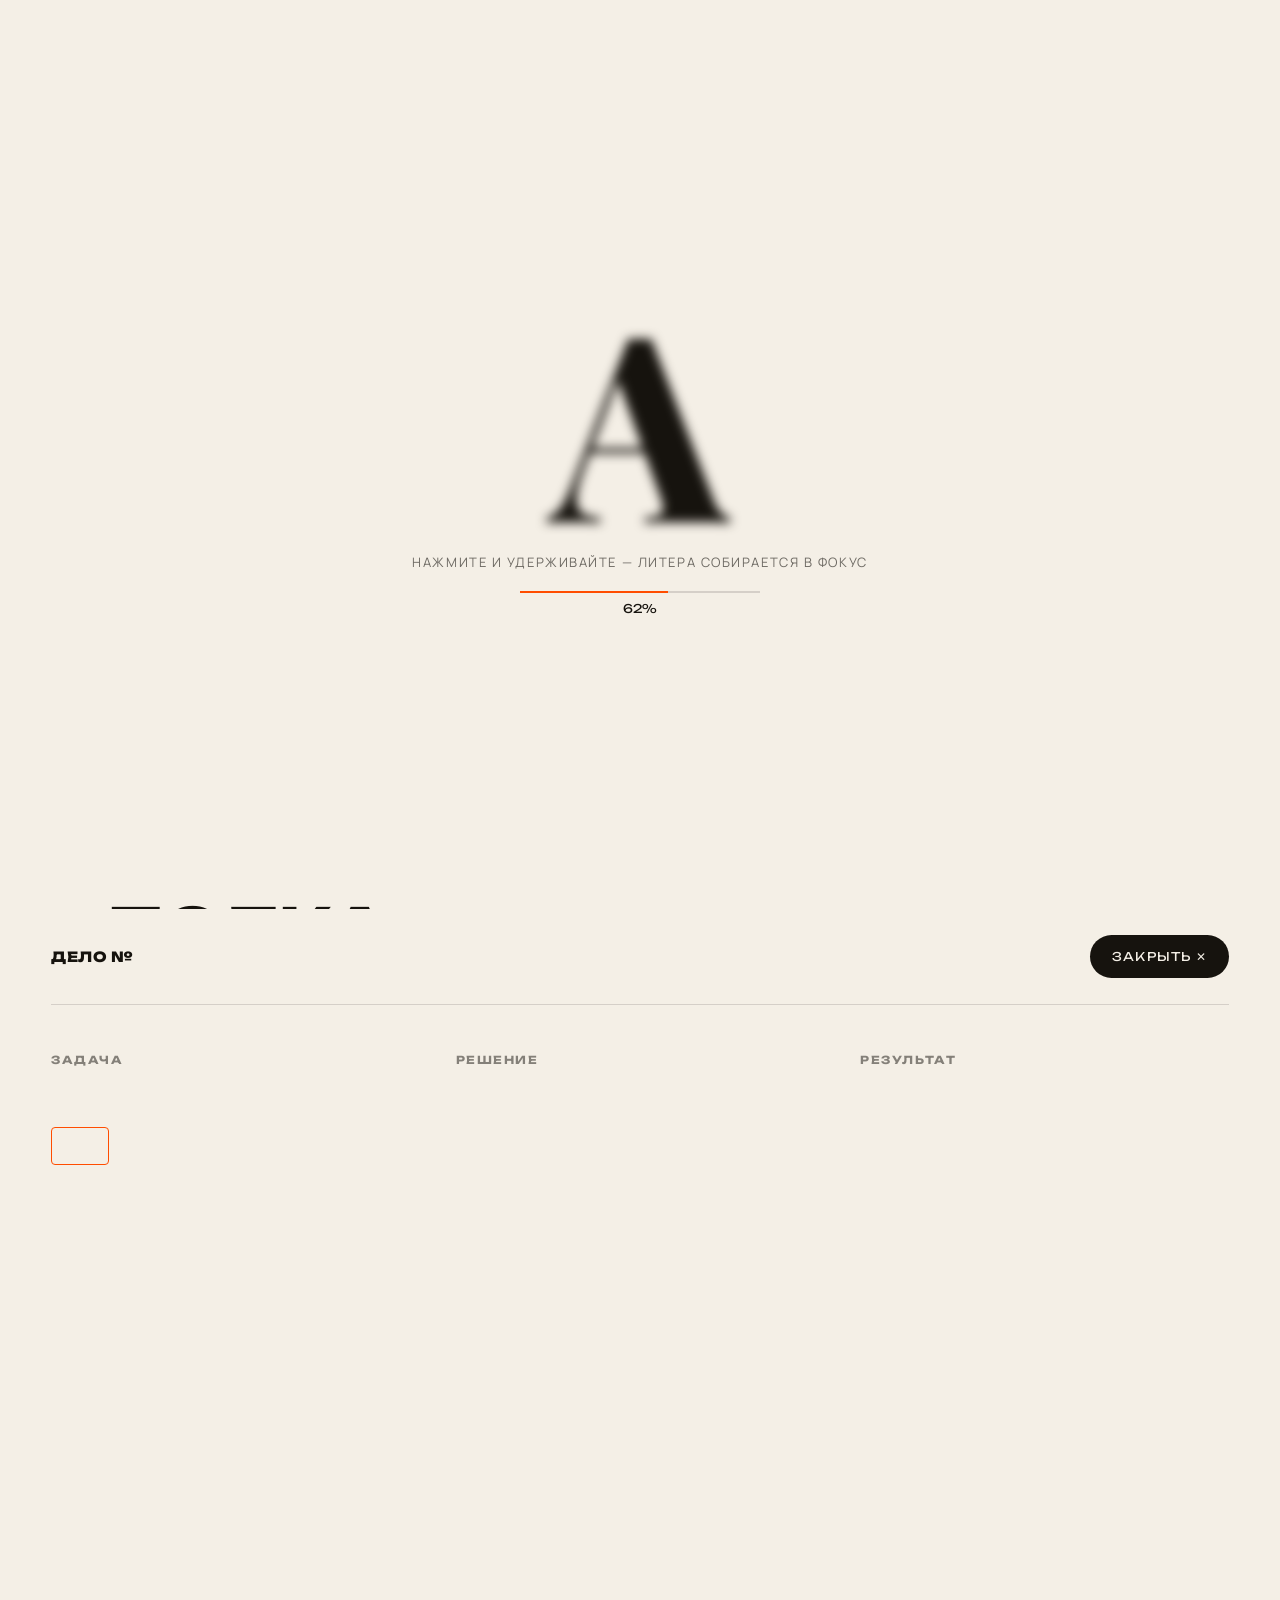
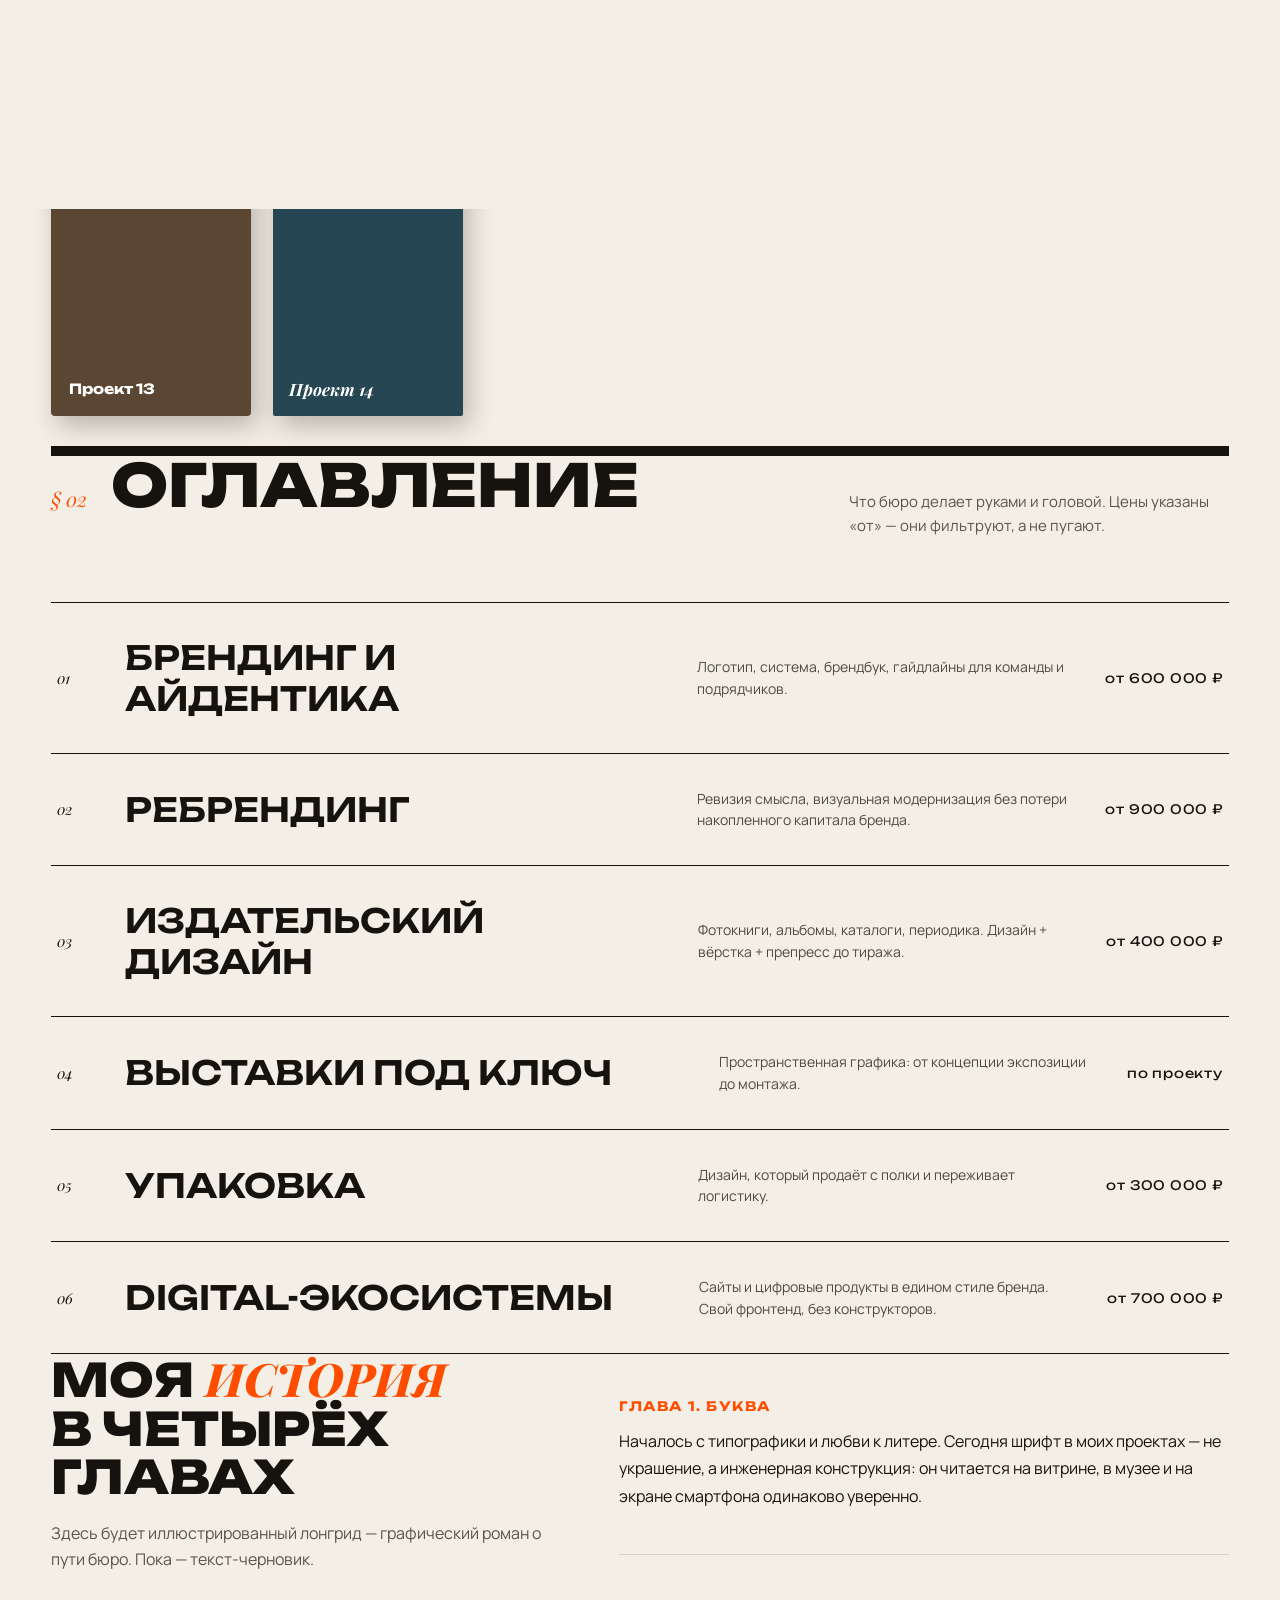
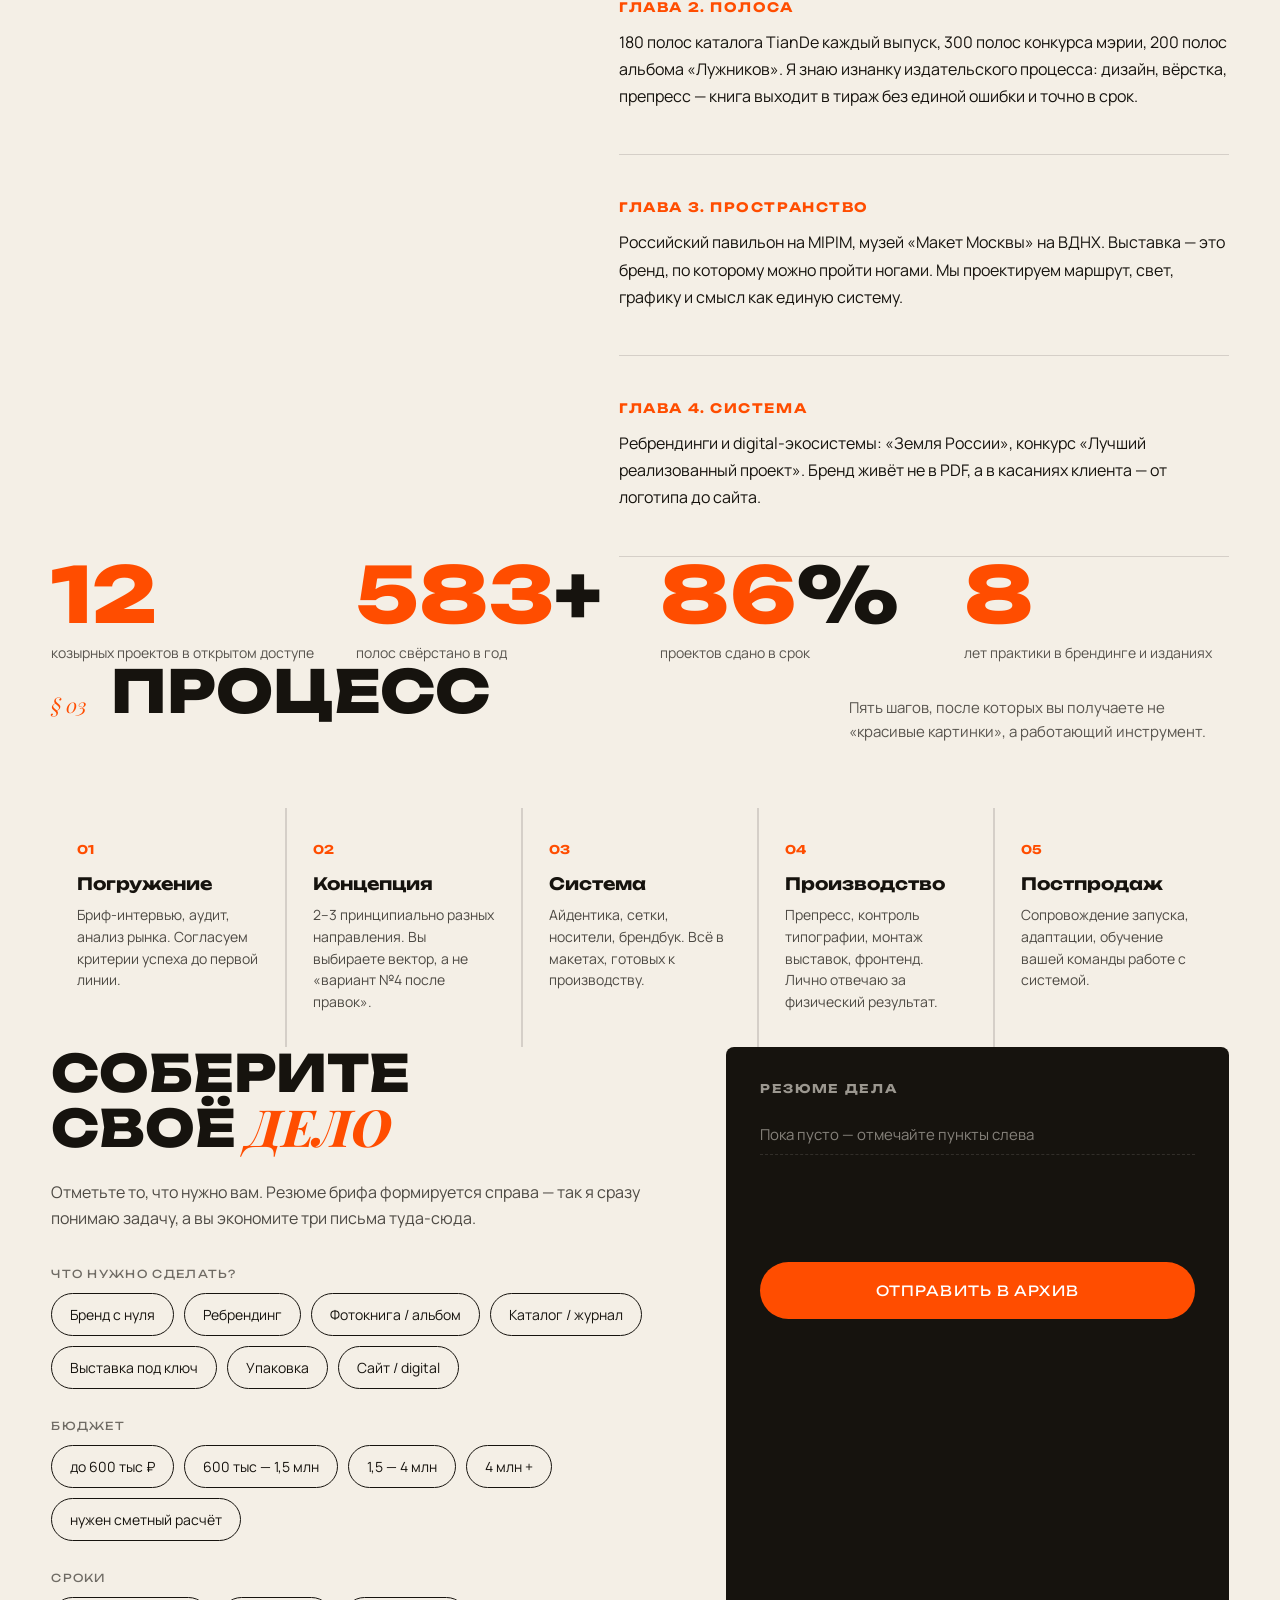
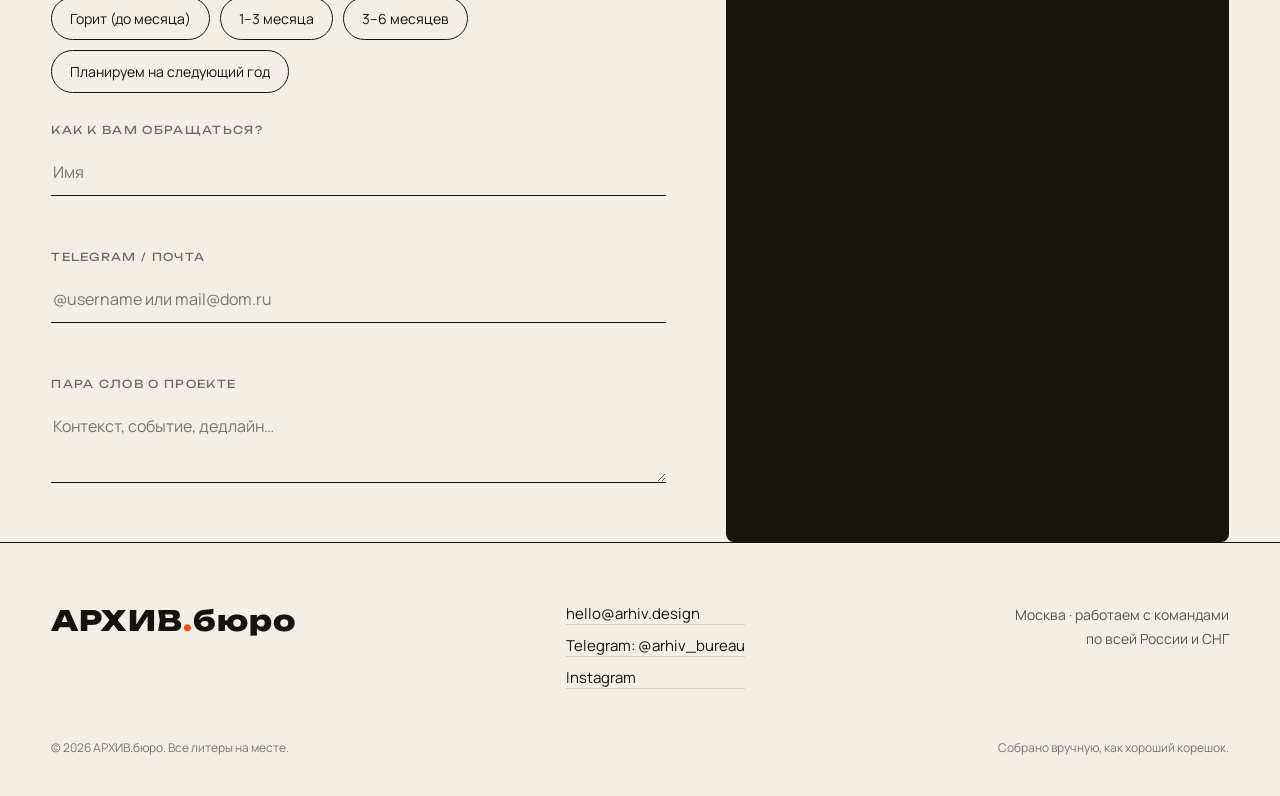
<file: index.html>
<!DOCTYPE html>
<html lang="ru">
<head>
<meta charset="UTF-8">
<meta name="viewport" content="width=device-width, initial-scale=1.0">
<title>АРХИВ — Бюро дизайна: брендинг, книги, выставки, digital</title>
<meta name="description" content="Портфолио дизайн-бюро: айдентика и брендбуки, премиальные фотокниги и альбомы, оформление выставок под ключ, digital-экосистемы. Проекты для мэрии Москвы, ВДНХ, Лужников.">
<link rel="preconnect" href="https://fonts.googleapis.com">
<link rel="preconnect" href="https://fonts.gstatic.com" crossorigin>
<link href="https://fonts.googleapis.com/css2?family=Unbounded:wght@300;400;600;800&family=Manrope:wght@300;400;500;700&family=Playfair+Display:ital,wght@0,500;0,800;1,500&display=swap" rel="stylesheet">
<style>
/* ============ АРХИВ.бюро — стили ============ */
:root{
  --paper:#f4efe6; --ink:#16130e; --accent:#ff4d00;
  --line:rgba(22,19,14,.14); --serif:"Playfair Display",serif;
  --sans:"Manrope",sans-serif; --display:"Unbounded",sans-serif;
}
*{margin:0;padding:0;box-sizing:border-box}
html{scroll-behavior:smooth}
body{background:var(--paper);color:var(--ink);font-family:var(--sans);overflow-x:hidden}
body[data-theme="acid"]{--paper:#0e0c14;--ink:#f0ead8;--line:rgba(240,234,216,.18)}
.noise{position:fixed;inset:0;pointer-events:none;z-index:9998;opacity:.05;
  background-image:url("data:image/svg+xml,%3Csvg xmlns='http://www.w3.org/2000/svg' width='120' height='120'%3E%3Cfilter id='n'%3E%3CfeTurbulence baseFrequency='.9' numOctaves='2'/%3E%3C/filter%3E%3Crect width='120' height='120' filter='url(%23n)' opacity='.6'/%3E%3C/svg%3E")}
::selection{background:var(--accent);color:#fff}
a{color:inherit;text-decoration:none}
.wrap{max-width:1440px;margin:0 auto;padding:0 clamp(20px,4vw,64px)}

/* Лоадер */
.loader{position:fixed;inset:0;background:var(--paper);z-index:10000;display:flex;align-items:center;justify-content:center;transition:transform .8s cubic-bezier(.7,0,.3,1)}
.loader.done{transform:translateY(-101%)}
.loader__inner{text-align:center}
.loader__glyph{font-family:var(--serif);font-size:clamp(120px,22vw,260px);font-weight:800;line-height:1;filter:blur(14px);transition:filter .2s;user-select:none;color:var(--ink)}
.loader__hint{font-size:13px;letter-spacing:.12em;text-transform:uppercase;opacity:.6;margin-top:8px}
.loader__bar{width:240px;height:2px;background:var(--line);margin:20px auto 8px}
.loader__bar span{display:block;height:100%;width:0;background:var(--accent)}
.loader__pct{font-family:var(--display);font-size:12px}

/* Курсор */
.cursor{position:fixed;width:14px;height:14px;border:1.5px solid var(--ink);border-radius:50%;pointer-events:none;z-index:9999;transform:translate(-50%,-50%);transition:width .25s,height .25s,background .25s;display:none;align-items:center;justify-content:center}
.cursor.big{width:76px;height:76px;background:var(--accent);border-color:var(--accent)}
.cursor__label{font-family:var(--display);font-size:10px;color:#fff;text-transform:uppercase;letter-spacing:.08em}
@media (pointer:fine){.cursor{display:flex}}

/* Шапка */
header{position:fixed;top:0;left:0;right:0;z-index:900;mix-blend-mode:difference;color:#fff}
header .wrap{display:flex;justify-content:space-between;align-items:center;padding-top:22px;padding-bottom:22px}
.logo{font-family:var(--display);font-weight:800;font-size:18px;letter-spacing:.04em}
.logo i{font-style:normal;color:var(--accent);mix-blend-mode:normal}
nav{display:flex;gap:28px;font-size:13px;letter-spacing:.1em;text-transform:uppercase}
nav a{position:relative}
nav a::after{content:"";position:absolute;left:0;bottom:-4px;width:0;height:1px;background:#fff;transition:width .3s}
nav a:hover::after{width:100%}
@media(max-width:820px){nav{display:none}}

/* Hero */
.hero{min-height:100vh;display:flex;flex-direction:column;justify-content:center;padding-top:120px;position:relative}
.hero h1{font-family:var(--display);font-weight:800;text-transform:uppercase;line-height:.95;font-size:clamp(38px,7.5vw,110px)}
.hero h1 .ln{display:block;overflow:hidden}
.hero h1 .ln>span{display:inline-block;transform:translateY(110%);transition:transform 1s cubic-bezier(.2,.8,.2,1)}
.ready .hero h1 .ln>span{transform:none}
.hero h1 em{font-family:var(--serif);font-style:italic;font-weight:500;text-transform:none;color:var(--accent)}
.hero__sub{display:flex;flex-wrap:wrap;gap:40px;margin-top:44px;max-width:960px;align-items:center}
.hero__sub p{font-size:17px;line-height:1.6;max-width:420px;opacity:.85}
.hero__cta{display:inline-flex;align-items:center;gap:12px;font-family:var(--display);font-size:13px;text-transform:uppercase;letter-spacing:.08em;border:1.5px solid var(--ink);padding:18px 30px;border-radius:100px;transition:.3s;background:transparent;color:inherit;cursor:pointer}
.hero__cta:hover{background:var(--accent);border-color:var(--accent);color:#fff}
.ticker{border-top:1px solid var(--line);border-bottom:1px solid var(--line);overflow:hidden;padding:14px 0;margin-top:70px}
.ticker__row{display:flex;gap:56px;white-space:nowrap;animation:tick 28s linear infinite;font-family:var(--display);font-size:13px;text-transform:uppercase;letter-spacing:.1em}
.ticker__row b{color:var(--accent);font-weight:600}
@keyframes tick{to{transform:translateX(-50%)}}
.dot-egg{position:absolute;right:8vw;top:24vh;width:10px;height:10px;border-radius:50%;background:var(--accent);cursor:pointer;border:none}

/* Секции */
section{padding:clamp(80px,12vh,160px) 0}
.shead{display:flex;align-items:baseline;gap:24px;margin-bottom:64px;flex-wrap:wrap}
.shead__no{font-family:var(--serif);font-style:italic;font-size:20px;color:var(--accent)}
.shead h2{font-family:var(--display);font-weight:800;text-transform:uppercase;font-size:clamp(28px,4.6vw,64px);line-height:1}
.shead p{margin-left:auto;max-width:380px;font-size:15px;line-height:1.6;opacity:.7}

/* Полка */
.shelf{display:flex;flex-wrap:wrap;gap:22px;align-items:flex-end;padding:0 0 30px;border-bottom:10px solid var(--ink)}
.spine{cursor:pointer;transition:transform .35s cubic-bezier(.2,.8,.2,1);position:relative}
.spine:hover{transform:translateY(-22px)}
.spine--book{width:64px;height:300px;border-radius:3px 6px 6px 3px;display:flex;align-items:center;justify-content:center;box-shadow:inset -8px 0 14px rgba(0,0,0,.28), 4px 6px 16px rgba(0,0,0,.18)}
.spine--book span.nm{writing-mode:vertical-rl;transform:rotate(180deg);font-family:var(--display);font-size:11px;font-weight:600;text-transform:uppercase;letter-spacing:.14em;color:#fff;padding:14px 0;white-space:nowrap;overflow:hidden;text-overflow:ellipsis;max-height:100%}
.spine--cover{width:200px;height:270px;border-radius:4px;box-shadow:6px 10px 26px rgba(0,0,0,.25);display:flex;flex-direction:column;justify-content:flex-end;padding:18px;overflow:hidden}
.spine--cover b{font-family:var(--display);font-size:14px;color:#fff;line-height:1.25}
.spine--poster{width:190px;height:290px;border-radius:2px;box-shadow:6px 10px 26px rgba(0,0,0,.25);display:flex;align-items:flex-end;padding:16px}
.spine--poster b{font-family:var(--serif);font-style:italic;font-size:17px;color:#fff}
.spine--screen{width:250px;height:170px;border-radius:8px 8px 2px 2px;border:6px solid var(--ink);box-shadow:6px 10px 26px rgba(0,0,0,.2);display:flex;align-items:flex-end;padding:12px}
.spine--screen b{font-family:var(--display);font-size:12px;color:#fff}
.spine__tag{position:absolute;top:-30px;left:50%;transform:translateX(-50%) scale(.6);background:var(--ink);color:var(--paper);font-family:var(--display);font-size:10px;text-transform:uppercase;letter-spacing:.08em;padding:6px 10px;border-radius:100px;opacity:0;transition:.3s;white-space:nowrap;pointer-events:none}
.spine:hover .spine__tag{opacity:1;transform:translateX(-50%) scale(1)}
@media(max-width:640px){.shelf{gap:12px}.spine--book{height:210px;width:48px}.spine--cover{width:150px;height:200px}.spine--poster{width:140px;height:210px}.spine--screen{width:190px;height:130px}}

/* Дело проекта */
.case{position:fixed;inset:0;z-index:9500;background:var(--paper);transform:translateY(101%);transition:transform .6s cubic-bezier(.7,0,.3,1);overflow-y:auto}
.case.open{transform:none}
.case__top{display:flex;justify-content:space-between;align-items:center;padding:26px 0;border-bottom:1px solid var(--line)}
.case__close{font-family:var(--display);font-size:12px;text-transform:uppercase;letter-spacing:.1em;background:var(--ink);color:var(--paper);border:none;padding:14px 22px;border-radius:100px;cursor:pointer}
.case__title{font-family:var(--display);font-weight:800;text-transform:uppercase;font-size:clamp(26px,4.4vw,56px);line-height:1.05;margin:40px 0 8px}
.case__client{font-family:var(--serif);font-style:italic;font-size:20px;color:var(--accent)}
.case__grid{display:grid;grid-template-columns:repeat(auto-fit,minmax(260px,1fr));gap:36px;margin:48px 0}
.case__grid h4{font-family:var(--display);font-size:11px;text-transform:uppercase;letter-spacing:.14em;margin-bottom:12px;opacity:.5}
.case__grid p{font-size:15px;line-height:1.65}
.case__metric{display:inline-block;font-family:var(--display);font-weight:600;font-size:clamp(20px,3vw,34px);border:1.5px solid var(--accent);color:var(--accent);padding:18px 28px;border-radius:4px;margin-bottom:48px}
.case__plates{display:grid;grid-template-columns:repeat(auto-fit,minmax(240px,1fr));gap:18px;margin-bottom:64px}
.plate{aspect-ratio:4/3;border-radius:4px;display:flex;align-items:center;justify-content:center;font-size:12px;letter-spacing:.1em;text-transform:uppercase;color:rgba(255,255,255,.85);text-align:center;padding:16px}

/* Услуги */
.svc{border-top:1px solid var(--ink)}
.svc:last-of-type{border-bottom:1px solid var(--ink)}
.svc__row{display:flex;align-items:center;gap:28px;padding:34px 6px;cursor:pointer;position:relative;transition:color .35s;flex-wrap:wrap}
.svc__row::before{content:"";position:absolute;inset:0;background:var(--accent);transform:scaleY(0);transform-origin:bottom;transition:transform .4s cubic-bezier(.7,0,.3,1);z-index:-1}
.svc__row:hover{color:#fff}
.svc__row:hover::before{transform:scaleY(1)}
.svc__no{font-family:var(--serif);font-style:italic;font-size:15px;width:40px}
.svc__name{font-family:var(--display);font-weight:600;text-transform:uppercase;font-size:clamp(18px,2.6vw,34px);flex:1;min-width:220px}
.svc__desc{max-width:380px;font-size:14px;line-height:1.55;opacity:.75}
.svc__price{font-family:var(--display);font-size:13px;letter-spacing:.06em;white-space:nowrap}

/* История */
.story{display:grid;grid-template-columns:1fr 1.2fr;gap:60px}
@media(max-width:860px){.story{grid-template-columns:1fr}}
.story__sticky{position:sticky;top:120px;height:max-content}
.story__sticky h3{font-family:var(--display);font-weight:800;text-transform:uppercase;font-size:clamp(26px,3.6vw,48px);line-height:1.05}
.story__sticky em{font-family:var(--serif);color:var(--accent)}
.chapter{padding:44px 0;border-bottom:1px solid var(--line)}
.chapter h4{font-family:var(--display);font-size:13px;text-transform:uppercase;letter-spacing:.12em;color:var(--accent);margin-bottom:14px}
.chapter p{font-size:16px;line-height:1.7}

/* Цифры */
.nums{display:grid;grid-template-columns:repeat(auto-fit,minmax(200px,1fr));gap:40px}
.num b{font-family:var(--display);font-weight:800;font-size:clamp(40px,6vw,84px);display:block;line-height:1}
.num b i{font-style:normal;color:var(--accent)}
.num span{font-size:14px;opacity:.7;display:block;margin-top:10px}

/* Процесс */
.steps{display:grid;grid-template-columns:repeat(auto-fit,minmax(220px,1fr));gap:2px;background:var(--line)}
.step{background:var(--paper);padding:34px 26px}
.step b{font-family:var(--display);font-size:12px;color:var(--accent);display:block;margin-bottom:16px}
.step h4{font-family:var(--display);font-size:17px;margin-bottom:10px}
.step p{font-size:14px;line-height:1.55;opacity:.75}

/* Бриф-конструктор */
.brief{display:grid;grid-template-columns:1.1fr .9fr;gap:60px}
@media(max-width:900px){.brief{grid-template-columns:1fr}}
.brief h3{font-family:var(--display);font-weight:800;text-transform:uppercase;font-size:clamp(26px,4vw,52px);line-height:1.05;margin-bottom:24px}
.brief__intro{opacity:.75;line-height:1.6;margin-bottom:36px}
.qblock{margin-bottom:30px}
.qblock label{font-family:var(--display);font-size:11px;text-transform:uppercase;letter-spacing:.12em;display:block;margin-bottom:12px;opacity:.6}
.chips{display:flex;flex-wrap:wrap;gap:10px}
.chip{border:1.5px solid var(--ink);background:transparent;color:inherit;border-radius:100px;padding:11px 18px;font-family:var(--sans);font-size:14px;cursor:pointer;transition:.25s}
.chip.on{background:var(--ink);color:var(--paper)}
.brief input[type=text],.brief input[type=email],.brief textarea{width:100%;background:transparent;border:none;border-bottom:1.5px solid var(--ink);color:inherit;font-family:var(--sans);font-size:16px;padding:12px 2px;margin-bottom:24px;outline:none;border-radius:0}
.brief textarea{resize:vertical;min-height:80px}
.summary{background:var(--ink);color:var(--paper);border-radius:8px;padding:34px;position:sticky;top:110px}
.summary h4{font-family:var(--display);font-size:12px;text-transform:uppercase;letter-spacing:.14em;opacity:.6;margin-bottom:20px}
.summary ul{list-style:none;margin-bottom:26px;min-height:120px}
.summary li{font-size:15px;line-height:1.5;padding:8px 0;border-bottom:1px dashed rgba(244,239,230,.25)}
.summary li b{color:var(--accent)}
.send{width:100%;background:var(--accent);color:#fff;border:none;font-family:var(--display);font-size:14px;text-transform:uppercase;letter-spacing:.08em;padding:20px;border-radius:100px;cursor:pointer;transition:.3s}
.send:hover{transform:scale(1.03)}
.sent-stamp{display:none;font-family:var(--display);font-weight:800;color:var(--accent);border:3px solid var(--accent);padding:10px 18px;border-radius:6px;transform:rotate(-6deg);text-align:center;margin-top:18px;letter-spacing:.2em}
.sent .sent-stamp{display:block}

footer{border-top:1px solid var(--ink);padding:60px 0 40px}
.fgrid{display:flex;justify-content:space-between;gap:30px;flex-wrap:wrap;align-items:flex-start}
.fgrid a{font-size:15px;border-bottom:1px solid var(--line)}
.fnote{margin-top:50px;display:flex;justify-content:space-between;font-size:12px;opacity:.55;flex-wrap:wrap;gap:10px}
.reveal{opacity:0;transform:translateY(40px);transition:opacity .8s,transform .8s}
.reveal.in{opacity:1;transform:none}
</style>
</head>
<body data-theme="ink">
<div class="noise"></div>

<div class="loader" id="loader"><div class="loader__inner">
  <div class="loader__glyph" id="loaderGlyph">А</div>
  <div class="loader__hint">Нажмите и удерживайте — литера собирается в фокус</div>
  <div class="loader__bar"><span id="loaderBar"></span></div>
  <div class="loader__pct" id="loaderPct">0%</div>
</div></div>

<div class="cursor" id="cursor"><span class="cursor__label" id="cursorLabel"></span></div>

<header><div class="wrap">
  <a class="logo" href="#top">АРХИВ<i>.</i>бюро</a>
  <nav>
    <a href="#works">Работы</a><a href="#services">Услуги</a>
    <a href="#story">История</a><a href="#brief">Заявка</a>
  </nav>
</div></header>

<main id="top">
<section class="hero wrap">
  <button class="dot-egg" id="dotEgg" title="?"></button>
  <h1>
    <span class="ln"><span>Дизайн,</span></span>
    <span class="ln"><span>который <em>работает</em></span></span>
    <span class="ln"><span>как механизм.</span></span>
  </h1>
  <div class="hero__sub">
    <p>Брендинг, премиальные издания, выставки и digital-экосистемы. От первой литеры до тиража — самобытно, технологично, в срок.</p>
    <p>Мэрия Москвы · ВДНХ · Лужники · MIPIM · TianDe</p>
    <a href="#brief" class="hero__cta" data-cursor="пишем">Собрать бриф →</a>
  </div>
  <div class="ticker"><div class="ticker__row" id="tickerRow"></div></div>
</section>

<section id="works" class="wrap">
  <div class="shead reveal">
    <span class="shead__no">§ 01</span>
    <h2>Полка<br>проектов</h2>
    <p>Каждый проект — дело на полке архива. Нажмите, чтобы раскрыть: задача → решение → результат.</p>
  </div>
  <div class="shelf" id="shelf"></div>
</section>

<div class="case" id="casePanel"><div class="wrap">
  <div class="case__top"><span class="logo" style="font-size:14px">ДЕЛО №<span id="caseNo"></span></span>
  <button class="case__close" id="caseClose">Закрыть ✕</button></div>
  <h3 class="case__title" id="caseTitle"></h3>
  <div class="case__client" id="caseClient"></div>
  <div class="case__grid">
    <div><h4>Задача</h4><p id="caseTask"></p></div>
    <div><h4>Решение</h4><p id="caseDone"></p></div>
    <div><h4>Результат</h4><p id="caseResult"></p></div>
  </div>
  <div class="case__metric" id="caseMetric"></div>
  <div class="case__plates" id="casePlates"></div>
</div></div>

<section id="services" class="wrap">
  <div class="shead reveal">
    <span class="shead__no">§ 02</span>
    <h2>Оглавление</h2>
    <p>Что бюро делает руками и головой. Цены указаны «от» — они фильтруют, а не пугают.</p>
  </div>
  <div id="svcList"></div>
</section>

<section id="story" class="wrap">
  <div class="story">
    <div class="story__sticky reveal">
      <h3>Моя <em>история</em><br>в четырёх<br>главах</h3>
      <p style="margin-top:20px;opacity:.7;line-height:1.6">Здесь будет иллюстрированный лонгрид — графический роман о пути бюро. Пока — текст-черновик.</p>
    </div>
    <div>
      <div class="chapter reveal"><h4>Глава 1. Буква</h4><p>Началось с типографики и любви к литере. Сегодня шрифт в моих проектах — не украшение, а инженерная конструкция: он читается на витрине, в музее и на экране смартфона одинаково уверенно.</p></div>
      <div class="chapter reveal"><h4>Глава 2. Полоса</h4><p>180 полос каталога TianDe каждый выпуск, 300 полос конкурса мэрии, 200 полос альбома «Лужников». Я знаю изнанку издательского процесса: дизайн, вёрстка, препресс — книга выходит в тираж без единой ошибки и точно в срок.</p></div>
      <div class="chapter reveal"><h4>Глава 3. Пространство</h4><p>Российский павильон на MIPIM, музей «Макет Москвы» на ВДНХ. Выставка — это бренд, по которому можно пройти ногами. Мы проектируем маршрут, свет, графику и смысл как единую систему.</p></div>
      <div class="chapter reveal"><h4>Глава 4. Система</h4><p>Ребрендинги и digital-экосистемы: «Земля России», конкурс «Лучший реализованный проект». Бренд живёт не в PDF, а в касаниях клиента — от логотипа до сайта.</p></div>
    </div>
  </div>
</section>

<section class="wrap"><div class="nums reveal">
  <div class="num"><b><i class="cnt" data-to="14">0</i></b><span>козырных проектов в открытом доступе</span></div>
  <div class="num"><b><i class="cnt" data-to="680">0</i>+</b><span>полос свёрстано в год</span></div>
  <div class="num"><b><i class="cnt" data-to="100">0</i>%</b><span>проектов сдано в срок</span></div>
  <div class="num"><b><i class="cnt" data-to="9">0</i></b><span>лет практики в брендинге и изданиях</span></div>
</div></section>

<section class="wrap">
  <div class="shead reveal"><span class="shead__no">§ 03</span><h2>Процесс</h2>
  <p>Пять шагов, после которых вы получаете не «красивые картинки», а работающий инструмент.</p></div>
  <div class="steps reveal">
    <div class="step"><b>01</b><h4>Погружение</h4><p>Бриф-интервью, аудит, анализ рынка. Согласуем критерии успеха до первой линии.</p></div>
    <div class="step"><b>02</b><h4>Концепция</h4><p>2–3 принципиально разных направления. Вы выбираете вектор, а не «вариант №4 после правок».</p></div>
    <div class="step"><b>03</b><h4>Система</h4><p>Айдентика, сетки, носители, брендбук. Всё в макетах, готовых к производству.</p></div>
    <div class="step"><b>04</b><h4>Производство</h4><p>Препресс, контроль типографии, монтаж выставок, фронтенд. Лично отвечаю за физический результат.</p></div>
    <div class="step"><b>05</b><h4>Постпродаж</h4><p>Сопровождение запуска, адаптации, обучение вашей команды работе с системой.</p></div>
  </div>
</section>

<section id="brief" class="wrap">
  <div class="brief">
    <div>
      <h3>Соберите<br>своё <em style="font-family:var(--serif);color:var(--accent)">дело</em></h3>
      <p class="brief__intro">Отметьте то, что нужно вам. Резюме брифа формируется справа — так я сразу понимаю задачу, а вы экономите три письма туда-сюда.</p>
      <div class="qblock"><label>Что нужно сделать?</label><div class="chips" data-group="task">
        <button class="chip">Бренд с нуля</button><button class="chip">Ребрендинг</button>
        <button class="chip">Фотокнига / альбом</button><button class="chip">Каталог / журнал</button>
        <button class="chip">Выставка под ключ</button><button class="chip">Упаковка</button>
        <button class="chip">Сайт / digital</button></div></div>
      <div class="qblock"><label>Бюджет</label><div class="chips" data-group="budget">
        <button class="chip">до 600 тыс ₽</button><button class="chip">600 тыс — 1,5 млн</button>
        <button class="chip">1,5 — 4 млн</button><button class="chip">4 млн +</button>
        <button class="chip">нужен сметный расчёт</button></div></div>
      <div class="qblock"><label>Сроки</label><div class="chips" data-group="time">
        <button class="chip">Горит (до месяца)</button><button class="chip">1–3 месяца</button>
        <button class="chip">3–6 месяцев</button><button class="chip">Планируем на следующий год</button></div></div>
      <div class="qblock"><label>Как к вам обращаться?</label><input type="text" id="fName" placeholder="Имя"></div>
      <div class="qblock"><label>Telegram / почта</label><input type="email" id="fContact" placeholder="@username или mail@dom.ru"></div>
      <div class="qblock"><label>Пара слов о проекте</label><textarea id="fNote" placeholder="Контекст, событие, дедлайн…"></textarea></div>
    </div>
    <aside class="summary reveal" id="summaryBox">
      <h4>Резюме дела</h4>
      <ul id="summaryList"><li style="opacity:.5">Пока пусто — отмечайте пункты слева</li></ul>
      <button class="send" id="sendBtn">Отправить в архив</button>
      <div class="sent-stamp">ПРИНЯТО В ПРОИЗВОДСТВО</div>
    </aside>
  </div>
</section>
</main>

<footer><div class="wrap">
  <div class="fgrid">
    <div class="logo" style="font-size:28px">АРХИВ<i>.</i>бюро</div>
    <div style="display:flex;flex-direction:column;gap:10px">
      <a href="mailto:hello@arhiv.design">hello@arhiv.design</a>
      <a href="#">Telegram: @arhiv_bureau</a>
      <a href="#">Instagram</a>
    </div>
    <div style="text-align:right;font-size:14px;opacity:.7;line-height:1.7">Москва · работаем с командами<br>по всей России и СНГ</div>
  </div>
  <div class="fnote"><span>© 2026 АРХИВ.бюро. Все литеры на месте.</span><span>Собрано вручную, как хороший корешок.</span></div>
</div></footer>

<script>
/* ================= ДАННЫЕ ПОЛКИ (правьте здесь) ================= */
const PROJECTS=[
 {t:"Каталог TianDe",c:"FMCG · косметика",type:"book",col:"#b41f2e",metric:"180 полос / выпуск",
  task:"Периодический каталог косметики: сотни SKU, ежемесячные обновления, жёсткий дедлайн печати.",
  done:"Дизайн, вёрстка и препресс полного объёма — 180 полос. Модульная сетка, которая переживает любой состав товаров.",
  result:"Годы регулярных выпусков без единого срыва типографского графика."},
 {t:"Макет Москвы",c:"Музей на ВДНХ · бренд под ключ",type:"cover",col:"#1f4fb4",metric:"Бренд + брендбук + периодика + выставки",
  task:"Создать бренд музея «Макет Москвы» с нуля: от логотипа до навигации и печатной продукции.",
  done:"Знак, фирменный стиль, брендбук, периодическое издание, оформление выставочных пространств.",
  result:"Единая система, работающая на площади экспозиции и в полиграфии."},
 {t:"Лучший реализованный проект",c:"Департамент строительства Москвы",type:"book",col:"#0e7d4f",metric:"300 полос каталога",
  task:"Айдентика многолетнего архитектурного конкурса и каталог финалистов.",
  done:"Логотип, вся рекламная продукция конкурса, дизайн и вёрстка юбилейного каталога на 300 полос.",
  result:"Конкурс узнаваем, каталог стал статусным подарком отрасли."},
 {t:"Форум «Земля России»",c:"Digital-экосистема",type:"screen",col:"#7b2fbf",metric:"Бренд + сайт",
  task:"Бренд форума и цифровая среда: афиши, программа, сайт.",
  done:"Фирменный стиль, брендбук, полный дизайн носителей и интерфейс сайта.",
  result:"Согласованное присутствие бренда онлайн и офлайн."},
 {t:"Семинар им. А.Г. Векслера",c:"Наука",type:"book",col:"#c2571b",metric:"Айдентика научного семинара",
  task:"Сделать академическое событие визуально убедительным.",
  done:"Знак, стиль и дизайн материалов семинара.",
  result:"Строгая научная эстетика без скуки."},
 {t:"Павильон на MIPIM",c:"Каннский форум недвижимости",type:"poster",col:"#146b6b",metric:"Экспортный стенд России",
  task:"Оформить российский павильон на международной выставке.",
  done:"Графическая система пространства: от тотемов до раздатки.",
  result:"Павильон считывался за десятки метров в интернациональной среде."},
 {t:"Лужники. 70 лет",c:"Спорткомплекс",type:"cover",col:"#8a1f5c",metric:"200 полос альбома",
  task:"Иллюстрированный альбом к 70-летию «Лужников».",
  done:"Дизайн и вёрстка 200 полос: архив, современность, спецэффекты печати.",
  result:"Подарочное издание федерального уровня."},
 {t:"Lanolique",c:"Косметика",type:"cover",col:"#3f8f4f",metric:"Упаковка серии",
  task:"Разработать дизайн упаковки косметической линейки.",
  done:"Серийный дизайн: флаконы, короба, коммуникации в полке.",
  result:"Самобытная полка, отличимая от масс-маркета."},
];
for(let i=8;i<=14;i++)PROJECTS.push({t:"Проект "+String(i).padStart(2,"0"),c:"заполните в коде",type:["book","cover","poster","screen"][i%4],
 col:["#333","#5a4632","#264653","#6b2737"][i%4],metric:"метрика",task:"— опишите задачу",done:"— опишите решение",result:"— опишите результат"});

/* ================= ЛОАДЕР («собери литеру») ================= */
(function(){let p=0,hold=false;
 const bar=document.getElementById('loaderBar'),pct=document.getElementById('loaderPct'),
       g=document.getElementById('loaderGlyph'),ld=document.getElementById('loader');
 ld.addEventListener('pointerdown',()=>hold=true);
 addEventListener('pointerup',()=>hold=false);
 const t=setInterval(()=>{p=Math.min(100,p+(hold?4.5:1.1));g.style.filter=`blur(${14*(1-p/100)}px)`;
  bar.style.width=p+'%';pct.textContent=Math.round(p)+'%';
  if(p>=100){clearInterval(t);setTimeout(()=>{ld.classList.add('done');document.body.classList.add('ready')},350)}},40)})();

/* ================= ТИКЕР ================= */
(function(){const items=['Брендинг','Издательский дизайн','Выставки под ключ','Digital-экосистемы','Упаковка','Препресс'];
 const seg=items.map(i=>`<span>${i}</span><b>•</b>`).join('');
 const row=document.getElementById('tickerRow');row.innerHTML=seg+seg})();

/* ================= ПОЛКА + ДЕЛА ================= */
const shelf=document.getElementById('shelf'),panel=document.getElementById('casePanel');
const cls={book:'spine--book',cover:'spine--cover',poster:'spine--poster',screen:'spine--screen'};
PROJECTS.forEach((p,i)=>{const d=document.createElement('div');
 d.className='spine '+cls[p.type];d.style.background=p.col;
 d.innerHTML=`<span class="spine__tag">${p.metric}</span>`+(p.type==='book'?`<span class="nm">${p.t}</span>`:`<b>${p.t}</b>`);
 d.onclick=()=>openCase(i);shelf.appendChild(d)});
function openCase(i){const p=PROJECTS[i];
 document.getElementById('caseNo').textContent=String(i+1).padStart(2,'0');
 document.getElementById('caseTitle').textContent=p.t;
 document.getElementById('caseClient').textContent=p.c;
 document.getElementById('caseTask').textContent=p.task;
 document.getElementById('caseDone').textContent=p.done;
 document.getElementById('caseResult').textContent=p.result;
 document.getElementById('caseMetric').textContent=p.metric;
 document.getElementById('casePlates').innerHTML=[1,2,3].map(n=>`<div class="plate" style="background:linear-gradient(135deg,${p.col},${shade(p.col)})">Фото носителя ${n}<br>(замените на реальное)</div>`).join('');
 panel.classList.add('open');panel.scrollTop=0;document.body.style.overflow='hidden'}
document.getElementById('caseClose').onclick=()=>{panel.classList.remove('open');document.body.style.overflow=''};
addEventListener('keydown',e=>{if(e.key==='Escape'&&panel.classList.contains('open'))document.getElementById('caseClose').click()});
function shade(hex){const n=parseInt(hex.slice(1),16);const r=(n>>16)+40,g=((n>>8)&255)+40,b=(n&255)+40;
 return `rgb(${Math.min(r,255)},${Math.min(g,255)},${Math.min(b,255)})`}

/* ================= УСЛУГИ ================= */
const SERVICES=[
 ["Брендинг и айдентика","Логотип, система, брендбук, гайдлайны для команды и подрядчиков.","от 600 000 ₽"],
 ["Ребрендинг","Ревизия смысла, визуальная модернизация без потери накопленного капитала бренда.","от 900 000 ₽"],
 ["Издательский дизайн","Фотокниги, альбомы, каталоги, периодика. Дизайн + вёрстка + препресс до тиража.","от 400 000 ₽"],
 ["Выставки под ключ","Пространственная графика: от концепции экспозиции до монтажа.","по проекту"],
 ["Упаковка","Дизайн, который продаёт с полки и переживает логистику.","от 300 000 ₽"],
 ["Digital-экосистемы","Сайты и цифровые продукты в едином стиле бренда. Свой фронтенд, без конструкторов.","от 700 000 ₽"]];
document.getElementById('svcList').innerHTML=SERVICES.map((s,i)=>`
 <div class="svc"><div class="svc__row reveal">
  <span class="svc__no">0${i+1}</span><span class="svc__name">${s[0]}</span>
  <span class="svc__desc">${s[1]}</span><span class="svc__price">${s[2]}</span>
 </div></div>`).join('');

/* ================= БРИФ-КОНСТРУКТОР ================= */
const picked={task:[],budget:[],time:[]};
document.querySelectorAll('.chips').forEach(g=>{const key=g.dataset.group;
 g.addEventListener('click',e=>{const c=e.target.closest('.chip');if(!c)return;
  c.classList.toggle('on');
  if(c.classList.contains('on')){if(!picked[key].includes(c.textContent))picked[key].push(c.textContent)}
  else picked[key]=picked[key].filter(x=>x!==c.textContent);
  renderSummary()})});
function renderSummary(){const list=document.getElementById('summaryList');
 const rows=[['Задача',picked.task],['Бюджет',picked.budget],['Сроки',picked.time]].filter(r=>r[1].length);
 list.innerHTML=rows.length?rows.map(r=>`<li><b>${r[0]}:</b> ${r[1].join(', ')}</li>`).join(''):
 '<li style="opacity:.5">Пока пусто — отмечайте пункты слева</li>'}
document.getElementById('sendBtn').onclick=()=>{
 document.getElementById('summaryBox').classList.add('sent');
 /* TODO: подключить Formspree / Telegram-бота */};

/* ================= SCROLL-РЕВЕАЛЫ И СЧЁТЧИКИ ================= */
const io=new IntersectionObserver(es=>es.forEach(e=>{if(e.isIntersecting){e.target.classList.add('in');io.unobserve(e.target)}}),{threshold:.15});
document.querySelectorAll('.reveal').forEach(el=>io.observe(el));
const io2=new IntersectionObserver(es=>es.forEach(e=>{if(!e.isIntersecting)return;io2.unobserve(e.target);
 const el=e.target,to=+el.dataset.to,st=Date.now();
 (function f(){const k=Math.min(1,(Date.now()-st)/1400);el.textContent=Math.round(to*(1-Math.pow(1-k,3)));if(k<1)requestAnimationFrame(f)})()}),{threshold:.6});
document.querySelectorAll('.cnt').forEach(el=>io2.observe(el));

/* ================= КУРСОР + ПАСХАЛКА ================= */
const cur=document.getElementById('cursor'),lab=document.getElementById('cursorLabel');
addEventListener('mousemove',e=>{cur.style.left=e.clientX+'px';cur.style.top=e.clientY+'px'});
document.querySelectorAll('[data-cursor]').forEach(el=>{const txt=el.dataset.cursor;
 el.addEventListener('mouseenter',()=>{cur.classList.add('big');lab.textContent=txt});
 el.addEventListener('mouseleave',()=>{cur.classList.remove('big');lab.textContent=''})});
document.getElementById('dotEgg').onclick=()=>{document.body.dataset.theme=document.body.dataset.theme==='ink'?'acid':'ink'};
</script>
</body>
</html>
</file>
